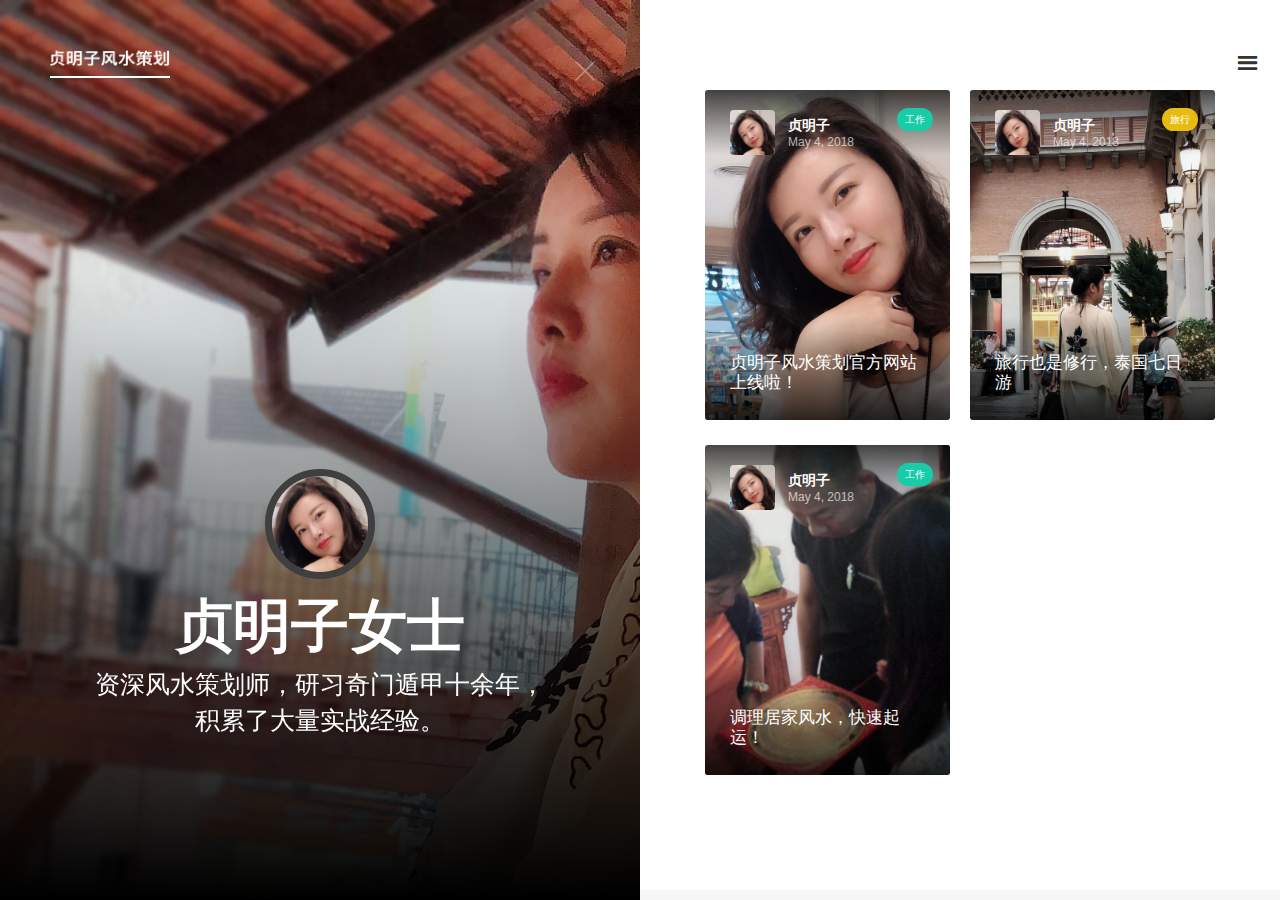
<file: index.html>
<!DOCTYPE html>
<!--  This site was created in Webflow. http://www.webflow.com  -->
<!--  Last Published: Fri May 04 2018 03:36:57 GMT+0000 (UTC)  -->
<html data-wf-page="5ae31f720d7480bd77140855" data-wf-site="5ae31f720d74804183140854">

<head>
  <meta charset="utf-8">
  <title>贞明子风水策划</title>
  <meta content="width=device-width, initial-scale=1" name="viewport">
  <meta content="Webflow" name="generator">
  <link href="css/normalize.css" rel="stylesheet" type="text/css">
  <link href="css/webflow.css" rel="stylesheet" type="text/css">
  <link href="css/practice-side-bar-layout.webflow.css" rel="stylesheet" type="text/css">
  <!-- [if lt IE 9]><script src="https://cdnjs.cloudflare.com/ajax/libs/html5shiv/3.7.3/html5shiv.min.js" type="text/javascript"></script><![endif] -->
  <script type="text/javascript">
  ! function(o, c) { var n = c.documentElement,
      t = " w-mod-";
    n.className += t + "js", ("ontouchstart" in o || o.DocumentTouch && c instanceof DocumentTouch) && (n.className += t + "touch") }(window, document);
  </script>
  <link href="https://daks2k3a4ib2z.cloudfront.net/img/favicon.ico" rel="shortcut icon" type="image/x-icon">
  <link href="https://daks2k3a4ib2z.cloudfront.net/img/webclip.png" rel="apple-touch-icon">
</head>

<body>
  <div data-collapse="all" data-animation="over-right" data-duration="400" data-doc-height="1" class="navbar w-nav"><a href="#" class="logo w-nav-brand" data-ix="grow-underline"><img src="images/logo_white.png" srcset="images/logo_white-p-500.png 500w, images/logo_white-p-800.png 800w, images/logo_white-p-1080.png 1080w, images/logo_white.png 1184w" sizes="(max-width: 479px) 100px, 120px" class="logo-img"><div class="logo-underline" data-ix="grow-underline"></div></a>
    <nav role="navigation" class="nav-menu w-nav-menu">
      <div class="nav-about-me">
        <div class="nav-about-me-head"><img src="images/logo.jpg" class="nav-hero-img"></div>
      </div>
      <div class="nav-about-me-content">
        <div class="nav-about-me-title">贞明子老师 </div><img src="images/loc.png" class="nav-location-icon">
        <div class="nav-location-title">中国, 北京市</div>
        <p class="nav-profile-p">资深风水策划师，研习奇门遁甲十余年，积累了大量实战经验。</p>
      </div><a href="#" class="nav-link w-nav-link">首页</a><a href="#" class="nav-link w-nav-link">关于我们</a><a href="#" class="nav-link w-nav-link">联系我们</a></nav>
    <div class="menu-button w-nav-button">
      <div class="icon w-icon-nav-menu"></div>
    </div>
  </div><a href="#" class="open-image-section-block w-inline-block" data-ix="hide-arrow-button"><img src="images/Arrow-right.png" class="icon-arrow-right"></a>
  <div class="left-section">
    <div class="close-button-wrapper">
      <a href="#" class="left-section-close-button w-inline-block" data-ix="close-left-section">
        <div class="close-block-title">开启浏览模式</div><img src="images/Icon-close-thin.png" class="left-section-close-icon"></a>
    </div>
    <div class="left-section-overlay">
      <div class="left-section-content-wrapper centered"><img src="images/logo.jpg" class="left-section-hero" data-ix="fade-in-on-load-0">
        <h1 class="left-section-tittle" data-ix="fade-in-on-load-1">贞明子女士</h1>
        <h2 class="left-section-tittle h2" data-ix="fade-in-on-load-2">资深风水策划师，研习奇门遁甲十余年，积累了大量实战经验。</h2><img src="images/qr_code.png" class="qr-code">
        <div class="social-wrapper" data-ix="fade-in-on-load-3"><a href="#" class="left-section-social-button facebook color-white" data-ix="show-qr-code">微信号</a><a href="tel:13821277822" class="left-section-social-button twitter color-white">电话号码</a></div>
      </div>
    </div>
  </div>
  <div class="right-section">
    <div class="right-section-wrapper">
      <div class="main-content-wrapper">
        <div class="w-row">
          <div class="blog-card-post w-col w-col-6">
            <a href="#" class="blog-post-image-link-block w-inline-block" style="background-image: url('images/1913052-1x1-large1.jpg');">
              <div class="blog-post-image-overlay">
                <div class="blog-card-title-wrapper">
                  <div class="blog-card-title">贞明子风水策划官方网站上线啦！</div>
                </div>
              </div>
              <div class="blog-post-author-wrapper w-clearfix"><img src="images/logo.jpg" class="blog-post-author-image">
                <div class="blog-post-author-title">贞明子</div>
                <div class="blog-post-date">May 4, 2018</div>
              </div>
            </a><a href="#" class="blog-tag-button bg-green">工作</a></div>
            <div class="blog-card-post w-col w-col-6">
            <a href="#" class="blog-post-image-link-block w-inline-block" style="background-image: url('images/1913052-1x1-large.jpg');">
              <div class="blog-post-image-overlay">
                <div class="blog-card-title-wrapper">
                  <div class="blog-card-title">旅行也是修行，泰国七日游</div>
                </div>
              </div>
              <div class="blog-post-author-wrapper w-clearfix"><img src="images/logo.jpg" class="blog-post-author-image">
                <div class="blog-post-author-title">贞明子</div>
                <div class="blog-post-date">May 4, 2018</div>
              </div>
            </a><a href="#" class="blog-tag-button bg-yellow">旅行</a></div>
            <div class="blog-card-post w-col w-col-6">
            <a href="#" class="blog-post-image-link-block w-inline-block" style="background-image: url('images/1913052-1x1-large2.jpg');">
              <div class="blog-post-image-overlay">
                <div class="blog-card-title-wrapper">
                  <div class="blog-card-title">调理居家风水，快速起运！</div>
                </div>
              </div>
              <div class="blog-post-author-wrapper w-clearfix"><img src="images/logo.jpg" class="blog-post-author-image">
                <div class="blog-post-author-title">贞明子</div>
                <div class="blog-post-date">May 4, 2018</div>
              </div>
            </a><a href="#" class="blog-tag-button bg-green">工作</a></div>
        </div>
        <!-- <div class="w-row">
          <div class="blog-card-post w-col w-col-6">
            <a href="#" class="blog-post-image-link-block w-inline-block">
              <div class="blog-post-image-overlay">
                <div class="blog-card-title-wrapper">
                  <div class="blog-card-title">This is some text inside of a div block.</div>
                </div>
              </div>
              <div class="blog-post-author-wrapper w-clearfix"><img src="images/favicon.png" class="blog-post-author-image">
                <div class="blog-post-author-title">Arctic Pearl</div>
                <div class="blog-post-date">Feb 16, 2018</div>
              </div>
            </a><a href="#" class="blog-tag-button bg-purple">Purple</a></div>
          <div class="blog-card-post w-col w-col-6">
            <a href="#" class="blog-post-image-link-block w-inline-block">
              <div class="blog-post-image-overlay">
                <div class="blog-card-title-wrapper">
                  <div class="blog-card-title">This is some text inside of a div block.</div>
                </div>
              </div>
              <div class="blog-post-author-wrapper w-clearfix"><img src="images/favicon.png" class="blog-post-author-image">
                <div class="blog-post-author-title">Arctic Pearl</div>
                <div class="blog-post-date">Feb 16, 2018</div>
              </div>
            </a><a href="#" class="blog-tag-button bg-yellow">Yellow</a></div>
        </div> -->
      </div>
    </div>
    <div class="footer-block">
      <div class="main-content-wrapper">
        <p class="footer-paragraph">© 2018, <strong>贞明子</strong>, 风水策划工作室.</p>
        <p class="footer-paragraph"> 版权所有.</p>
      </div>
    </div>
  </div>
  <script src="https://code.jquery.com/jquery-3.3.1.min.js" type="text/javascript" integrity="sha256-FgpCb/KJQlLNfOu91ta32o/NMZxltwRo8QtmkMRdAu8=" crossorigin="anonymous"></script>
  <script src="js/webflow.js" type="text/javascript"></script>
  <!-- [if lte IE 9]><script src="https://cdnjs.cloudflare.com/ajax/libs/placeholders/3.0.2/placeholders.min.js"></script><![endif] -->
</body>

</html>
</file>
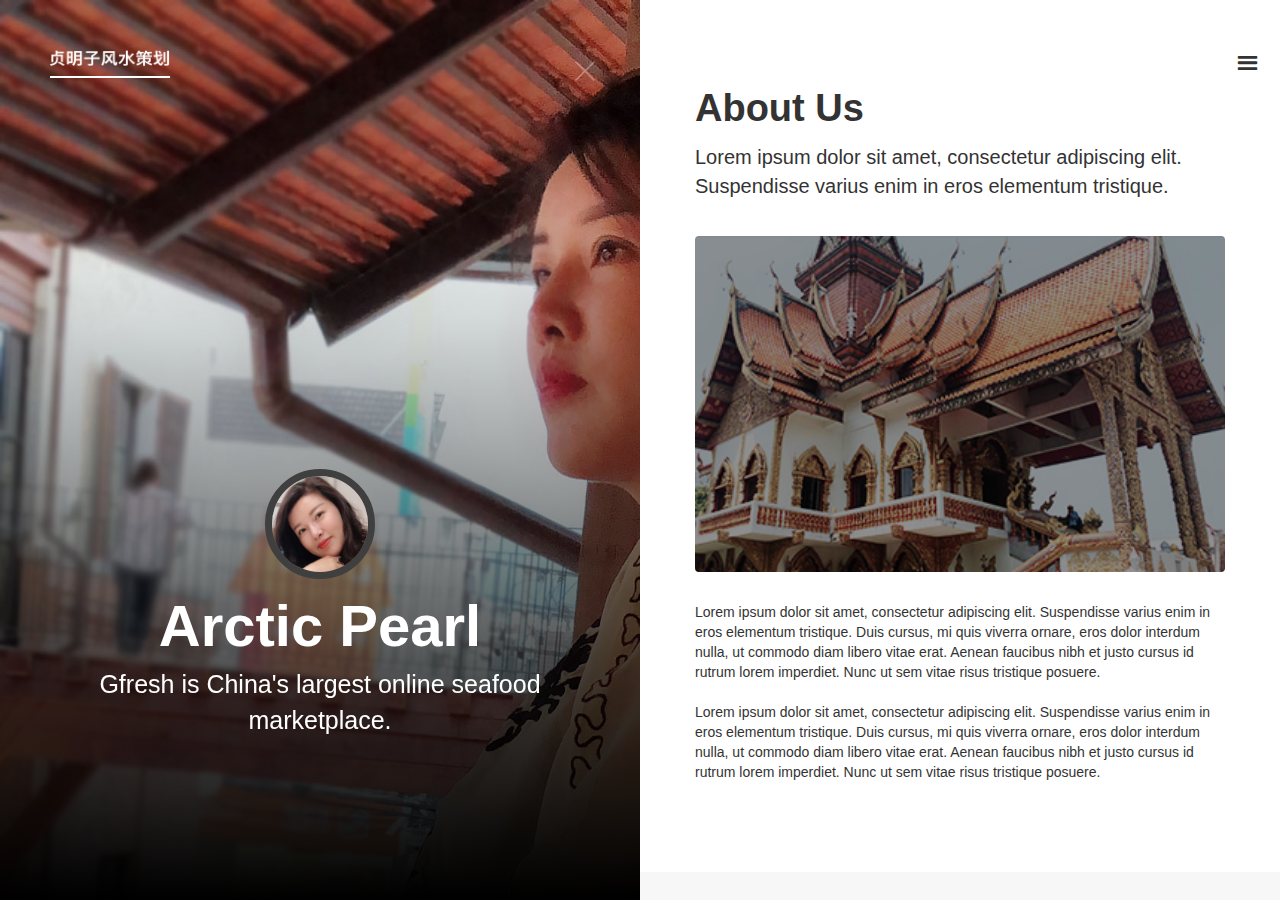
<file: about.html>
<!DOCTYPE html>
<!--  This site was created in Webflow. http://www.webflow.com  -->
<!--  Last Published: Fri May 04 2018 03:36:57 GMT+0000 (UTC)  -->
<html data-wf-page="5aeb2240c76515697b104e09" data-wf-site="5ae31f720d74804183140854">
<head>
  <meta charset="utf-8">
  <title>About</title>
  <meta content="About" property="og:title">
  <meta content="width=device-width, initial-scale=1" name="viewport">
  <meta content="Webflow" name="generator">
  <link href="css/normalize.css" rel="stylesheet" type="text/css">
  <link href="css/webflow.css" rel="stylesheet" type="text/css">
  <link href="css/practice-side-bar-layout.webflow.css" rel="stylesheet" type="text/css">
  <!-- [if lt IE 9]><script src="https://cdnjs.cloudflare.com/ajax/libs/html5shiv/3.7.3/html5shiv.min.js" type="text/javascript"></script><![endif] -->
  <script type="text/javascript">!function(o,c){var n=c.documentElement,t=" w-mod-";n.className+=t+"js",("ontouchstart"in o||o.DocumentTouch&&c instanceof DocumentTouch)&&(n.className+=t+"touch")}(window,document);</script>
  <link href="https://daks2k3a4ib2z.cloudfront.net/img/favicon.ico" rel="shortcut icon" type="image/x-icon">
  <link href="https://daks2k3a4ib2z.cloudfront.net/img/webclip.png" rel="apple-touch-icon">
</head>
<body>
  <div data-collapse="all" data-animation="over-right" data-duration="400" data-doc-height="1" class="navbar w-nav"><a href="#" class="logo w-nav-brand" data-ix="grow-underline"><img src="images/logo_white.png" srcset="images/logo_white-p-500.png 500w, images/logo_white-p-800.png 800w, images/logo_white-p-1080.png 1080w, images/logo_white.png 1184w" sizes="(max-width: 479px) 100px, 120px" class="logo-img"><div class="logo-underline" data-ix="grow-underline"></div></a>
    <nav role="navigation" class="nav-menu w-nav-menu">
      <div class="nav-about-me">
        <div class="nav-about-me-head"><img src="images/logo.jpg" class="nav-hero-img"></div>
      </div>
      <div class="nav-about-me-content">
        <div class="nav-about-me-title">Arctic Pearl </div><img src="images/loc.png" class="nav-location-icon">
        <div class="nav-location-title">Shanghai, China</div>
        <p class="nav-profile-p">Gfresh is China&#x27;s largest online seafood marketplace. </p>
      </div><a href="#" class="nav-link w-nav-link">Home</a><a href="#" class="nav-link w-nav-link">About</a><a href="#" class="nav-link w-nav-link">Contact</a></nav>
    <div class="menu-button w-nav-button">
      <div class="icon w-icon-nav-menu"></div>
    </div>
  </div><a href="#" class="open-image-section-block w-inline-block" data-ix="hide-arrow-button"><img src="images/Arrow-right.png" class="icon-arrow-right"></a>
  <div class="left-section">
    <div class="close-button-wrapper">
      <a href="#" class="left-section-close-button w-inline-block" data-ix="close-left-section">
        <div class="close-block-title">Reading Mode</div><img src="images/Icon-close-thin.png" class="left-section-close-icon"></a>
    </div>
    <div class="left-section-overlay">
      <div class="left-section-content-wrapper centered"><img src="images/logo.jpg" class="left-section-hero" data-ix="fade-in-on-load-0">
        <h1 class="left-section-tittle" data-ix="fade-in-on-load-1">Arctic Pearl</h1>
        <h2 class="left-section-tittle h2" data-ix="fade-in-on-load-2">Gfresh is China&#x27;s largest online seafood marketplace.</h2><img src="images/qr_code.png" class="qr-code">
        <div class="social-wrapper" data-ix="fade-in-on-load-3"><a href="#" class="left-section-social-button facebook color-white" data-ix="show-qr-code">Facebook</a><a href="#" class="left-section-social-button twitter color-white">Twitter</a></div>
      </div>
    </div>
  </div>
  <div class="right-section">
    <div class="right-section-wrapper">
      <div class="main-content-wrapper">
        <div class="page-title-wrapper">
          <h2 class="page-title">About Us</h2>
          <h2 class="page-title sub-tittle">Lorem ipsum dolor sit amet, consectetur adipiscing elit. Suspendisse varius enim in eros elementum tristique.</h2>
        </div>
        <div class="inner-image-wrapper-block"><img src="images/market.png" class="inner-image-block"></div>
        <p>Lorem ipsum dolor sit amet, consectetur adipiscing elit. Suspendisse varius enim in eros elementum tristique. Duis cursus, mi quis viverra ornare, eros dolor interdum nulla, ut commodo diam libero vitae erat. Aenean faucibus nibh et justo cursus id rutrum lorem imperdiet. Nunc ut sem vitae risus tristique posuere.<br><br>Lorem ipsum dolor sit amet, consectetur adipiscing elit. Suspendisse varius enim in eros elementum tristique. Duis cursus, mi quis viverra ornare, eros dolor interdum nulla, ut commodo diam libero vitae erat. Aenean faucibus nibh et justo cursus id rutrum lorem imperdiet. Nunc ut sem vitae risus tristique posuere.</p>
      </div>
    </div>
    <div class="footer-block">
      <div class="main-content-wrapper">
        <p class="footer-paragraph">© 2018, <strong>ABCDE</strong>, Inc.</p>
        <p class="footer-paragraph"> All Rights Reserved.</p>
      </div>
    </div>
  </div>
  <script src="https://code.jquery.com/jquery-3.3.1.min.js" type="text/javascript" integrity="sha256-FgpCb/KJQlLNfOu91ta32o/NMZxltwRo8QtmkMRdAu8=" crossorigin="anonymous"></script>
  <script src="js/webflow.js" type="text/javascript"></script>
  <!-- [if lte IE 9]><script src="https://cdnjs.cloudflare.com/ajax/libs/placeholders/3.0.2/placeholders.min.js"></script><![endif] -->
</body>
</html>
</file>
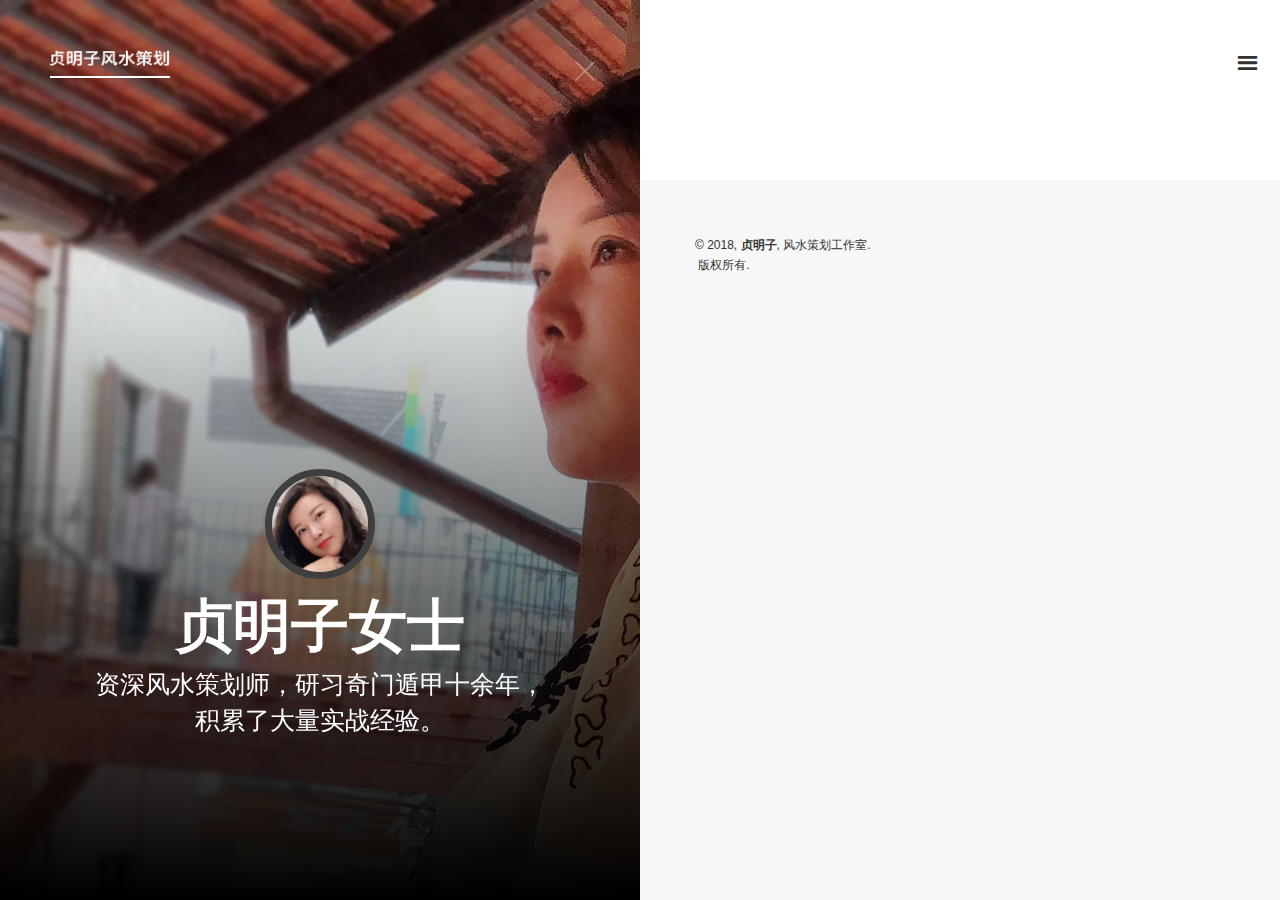
<file: detail.html>
<!DOCTYPE html>
<!--  This site was created in Webflow. http://www.webflow.com  -->
<!--  Last Published: Fri May 04 2018 03:36:57 GMT+0000 (UTC)  -->
<html data-wf-page="5ae31f720d7480bd77140855" data-wf-site="5ae31f720d74804183140854">

<head>
  <meta charset="utf-8">
  <title>贞明子风水策划</title>
  <meta content="width=device-width, initial-scale=1" name="viewport">
  <meta content="Webflow" name="generator">
  <link href="css/normalize.css" rel="stylesheet" type="text/css">
  <link href="css/webflow.css" rel="stylesheet" type="text/css">
  <link href="css/practice-side-bar-layout.webflow.css" rel="stylesheet" type="text/css">
  <!-- [if lt IE 9]><script src="https://cdnjs.cloudflare.com/ajax/libs/html5shiv/3.7.3/html5shiv.min.js" type="text/javascript"></script><![endif] -->
  <script type="text/javascript">
  ! function(o, c) { var n = c.documentElement,
      t = " w-mod-";
    n.className += t + "js", ("ontouchstart" in o || o.DocumentTouch && c instanceof DocumentTouch) && (n.className += t + "touch") }(window, document);
  </script>
  <link href="https://daks2k3a4ib2z.cloudfront.net/img/favicon.ico" rel="shortcut icon" type="image/x-icon">
  <link href="https://daks2k3a4ib2z.cloudfront.net/img/webclip.png" rel="apple-touch-icon">
</head>

<body>
  <div data-collapse="all" data-animation="over-right" data-duration="400" data-doc-height="1" class="navbar w-nav"><a href="#" class="logo w-nav-brand" data-ix="grow-underline"><img src="images/logo_white.png" srcset="images/logo_white-p-500.png 500w, images/logo_white-p-800.png 800w, images/logo_white-p-1080.png 1080w, images/logo_white.png 1184w" sizes="(max-width: 479px) 100px, 120px" class="logo-img"><div class="logo-underline" data-ix="grow-underline"></div></a>
    <nav role="navigation" class="nav-menu w-nav-menu">
      <div class="nav-about-me">
        <div class="nav-about-me-head"><img src="images/logo.jpg" class="nav-hero-img"></div>
      </div>
      <div class="nav-about-me-content">
        <div class="nav-about-me-title">贞明子老师 </div><img src="images/loc.png" class="nav-location-icon">
        <div class="nav-location-title">中国, 北京市</div>
        <p class="nav-profile-p">资深风水策划师，研习奇门遁甲十余年，积累了大量实战经验。</p>
      </div><a href="#" class="nav-link w-nav-link">首页</a><a href="#" class="nav-link w-nav-link">关于我们</a><a href="#" class="nav-link w-nav-link">联系我们</a></nav>
    <div class="menu-button w-nav-button">
      <div class="icon w-icon-nav-menu"></div>
    </div>
  </div><a href="#" class="open-image-section-block w-inline-block" data-ix="hide-arrow-button"><img src="images/Arrow-right.png" class="icon-arrow-right"></a>
  <div class="left-section">
    <div class="close-button-wrapper">
      <a href="#" class="left-section-close-button w-inline-block" data-ix="close-left-section">
        <div class="close-block-title">开启浏览模式</div><img src="images/Icon-close-thin.png" class="left-section-close-icon"></a>
    </div>
    <div class="left-section-overlay">
      <div class="left-section-content-wrapper centered"><img src="images/logo.jpg" class="left-section-hero" data-ix="fade-in-on-load-0">
        <h1 class="left-section-tittle" data-ix="fade-in-on-load-1">贞明子女士</h1>
        <h2 class="left-section-tittle h2" data-ix="fade-in-on-load-2">资深风水策划师，研习奇门遁甲十余年，积累了大量实战经验。</h2><img src="images/qr_code.png" class="qr-code">
        <div class="social-wrapper" data-ix="fade-in-on-load-3"><a href="#" class="left-section-social-button facebook color-white" data-ix="show-qr-code">微信号</a><a href="tel:13821277822" class="left-section-social-button twitter color-white">电话号码</a></div>
      </div>
    </div>
  </div>
  <div class="right-section">
    <div class="right-section-wrapper">
      <div class="main-content-wrapper">
        <div class="w-row" id="detail">
            <!-- <div class="inner-image-wrapper-block"><img src="images/market.png" class="inner-image-block"></div> -->
        </div>
      </div>
    </div>
    <div class="footer-block">
      <div class="main-content-wrapper">
        <p class="footer-paragraph">© 2018, <strong>贞明子</strong>, 风水策划工作室.</p>
        <p class="footer-paragraph"> 版权所有.</p>
      </div>
    </div>
  </div>
  <script src="https://code.jquery.com/jquery-3.3.1.min.js" type="text/javascript" integrity="sha256-FgpCb/KJQlLNfOu91ta32o/NMZxltwRo8QtmkMRdAu8=" crossorigin="anonymous"></script>
  <script src="js/webflow.js" type="text/javascript"></script>
  <script src="js/airtable.browser.js" type="text/javascript"></script>
  <script src="js/main.js" type="text/javascript"></script>
  <script src="js/detail.js" type="text/javascript"></script>
  <!-- [if lte IE 9]><script src="https://cdnjs.cloudflare.com/ajax/libs/placeholders/3.0.2/placeholders.min.js"></script><![endif] -->
</body>

</html>
</file>
<file: css/webflow.css>
@font-face {
  font-family: 'webflow-icons';
  src: url([data-uri]) format('truetype'), url([data-uri]) format('woff');
  font-weight: normal;
  font-style: normal;
}
[class^="w-icon-"],
[class*=" w-icon-"] {
  font-family: 'webflow-icons';
  speak: none;
  font-style: normal;
  font-weight: normal;
  font-variant: normal;
  text-transform: none;
  line-height: 1;
  -webkit-font-smoothing: antialiased;
  -moz-osx-font-smoothing: grayscale;
}
.w-icon-slider-right:before {
  content: "\e600";
}
.w-icon-slider-left:before {
  content: "\e601";
}
.w-icon-nav-menu:before {
  content: "\e602";
}
.w-icon-arrow-down:before,
.w-icon-dropdown-toggle:before {
  content: "\e603";
}
* {
  -webkit-box-sizing: border-box;
  -moz-box-sizing: border-box;
  box-sizing: border-box;
}
html {
  height: 100%;
}
body {
  margin: 0;
  min-height: 100%;
  background-color: #fff;
  font-family: Arial, sans-serif;
  font-size: 14px;
  line-height: 20px;
  color: #333;
}
img {
  max-width: 100%;
  vertical-align: middle;
  display: inline-block;
}
html.w-mod-touch * {
  background-attachment: scroll !important;
}
.w-block {
  display: block;
}
.w-inline-block {
  max-width: 100%;
  display: inline-block;
}
.w-clearfix:before,
.w-clearfix:after {
  content: " ";
  display: table;
}
.w-clearfix:after {
  clear: both;
}
.w-hidden {
  display: none;
}
.w-button {
  display: inline-block;
  padding: 9px 15px;
  background-color: #3898EC;
  color: white;
  border: 0;
  line-height: inherit;
  text-decoration: none;
  cursor: pointer;
  border-radius: 0;
}
input.w-button {
  -webkit-appearance: button;
}
html[data-w-dynpage] [data-w-cloak] {
  color: transparent !important;
}
.w-webflow-badge,
.w-webflow-badge * {
  position: static;
  left: auto;
  top: auto;
  right: auto;
  bottom: auto;
  z-index: auto;
  display: block;
  visibility: visible;
  overflow: visible;
  overflow-x: visible;
  overflow-y: visible;
  box-sizing: border-box;
  width: auto;
  height: auto;
  max-height: none;
  max-width: none;
  min-height: 0;
  min-width: 0;
  margin: 0;
  padding: 0;
  float: none;
  clear: none;
  border: 0 none transparent;
  border-radius: 0;
  background: none;
  background-image: none;
  background-position: 0% 0%;
  background-size: auto auto;
  background-repeat: repeat;
  background-origin: padding-box;
  background-clip: border-box;
  background-attachment: scroll;
  background-color: transparent;
  box-shadow: none;
  opacity: 1.0;
  transform: none;
  transition: none;
  direction: ltr;
  font-family: inherit;
  font-weight: inherit;
  color: inherit;
  font-size: inherit;
  line-height: inherit;
  font-style: inherit;
  font-variant: inherit;
  text-align: inherit;
  letter-spacing: inherit;
  text-decoration: inherit;
  text-indent: 0;
  text-transform: inherit;
  list-style-type: disc;
  text-shadow: none;
  font-smoothing: auto;
  vertical-align: baseline;
  cursor: inherit;
  white-space: inherit;
  word-break: normal;
  word-spacing: normal;
  word-wrap: normal;
}
.w-webflow-badge {
  position: fixed !important;
  display: inline-block !important;
  visibility: visible !important;
  opacity: 1 !important;
  z-index: 2147483647 !important;
  top: auto !important;
  right: 12px !important;
  bottom: 12px !important;
  left: auto !important;
  color: #AAADB0 !important;
  background-color: #fff !important;
  border-radius: 3px !important;
  padding: 6px 8px 6px 6px !important;
  font-size: 12px !important;
  opacity: 1.0 !important;
  line-height: 14px !important;
  text-decoration: none !important;
  transform: none !important;
  margin: 0 !important;
  width: auto !important;
  height: auto !important;
  overflow: visible !important;
  white-space: nowrap;
  box-shadow: 0 0 0 1px rgba(0, 0, 0, 0.1), 0px 1px 3px rgba(0, 0, 0, 0.1);
}
.w-webflow-badge > img {
  display: inline-block !important;
  visibility: visible !important;
  opacity: 1 !important;
  vertical-align: middle !important;
}
h1,
h2,
h3,
h4,
h5,
h6 {
  font-weight: bold;
  margin-bottom: 10px;
}
h1 {
  font-size: 38px;
  line-height: 44px;
  margin-top: 20px;
}
h2 {
  font-size: 32px;
  line-height: 36px;
  margin-top: 20px;
}
h3 {
  font-size: 24px;
  line-height: 30px;
  margin-top: 20px;
}
h4 {
  font-size: 18px;
  line-height: 24px;
  margin-top: 10px;
}
h5 {
  font-size: 14px;
  line-height: 20px;
  margin-top: 10px;
}
h6 {
  font-size: 12px;
  line-height: 18px;
  margin-top: 10px;
}
p {
  margin-top: 0;
  margin-bottom: 10px;
}
blockquote {
  margin: 0 0 10px 0;
  padding: 10px 20px;
  border-left: 5px solid #E2E2E2;
  font-size: 18px;
  line-height: 22px;
}
figure {
  margin: 0;
  margin-bottom: 10px;
}
figcaption {
  margin-top: 5px;
  text-align: center;
}
ul,
ol {
  margin-top: 0px;
  margin-bottom: 10px;
  padding-left: 40px;
}
.w-list-unstyled {
  padding-left: 0;
  list-style: none;
}
.w-embed:before,
.w-embed:after {
  content: " ";
  display: table;
}
.w-embed:after {
  clear: both;
}
.w-video {
  width: 100%;
  position: relative;
  padding: 0;
}
.w-video iframe,
.w-video object,
.w-video embed {
  position: absolute;
  top: 0;
  left: 0;
  width: 100%;
  height: 100%;
}
fieldset {
  padding: 0;
  margin: 0;
  border: 0;
}
button,
html input[type="button"],
input[type="reset"] {
  border: 0;
  cursor: pointer;
  -webkit-appearance: button;
}
.w-form {
  margin: 0 0 15px;
}
.w-form-done {
  display: none;
  padding: 20px;
  text-align: center;
  background-color: #dddddd;
}
.w-form-fail {
  display: none;
  margin-top: 10px;
  padding: 10px;
  background-color: #ffdede;
}
label {
  display: block;
  margin-bottom: 5px;
  font-weight: bold;
}
.w-input,
.w-select {
  display: block;
  width: 100%;
  height: 38px;
  padding: 8px 12px;
  margin-bottom: 10px;
  font-size: 14px;
  line-height: 1.428571429;
  color: #333333;
  vertical-align: middle;
  background-color: #ffffff;
  border: 1px solid #cccccc;
}
.w-input:-moz-placeholder,
.w-select:-moz-placeholder {
  color: #999;
}
.w-input::-moz-placeholder,
.w-select::-moz-placeholder {
  color: #999;
  opacity: 1;
}
.w-input:-ms-input-placeholder,
.w-select:-ms-input-placeholder {
  color: #999;
}
.w-input::-webkit-input-placeholder,
.w-select::-webkit-input-placeholder {
  color: #999;
}
.w-input:focus,
.w-select:focus {
  border-color: #3898EC;
  outline: 0;
}
.w-input[disabled],
.w-select[disabled],
.w-input[readonly],
.w-select[readonly],
fieldset[disabled] .w-input,
fieldset[disabled] .w-select {
  cursor: not-allowed;
  background-color: #eeeeee;
}
textarea.w-input,
textarea.w-select {
  height: auto;
}
.w-select {
  background-image: -webkit-linear-gradient(white 0%, #f3f3f3 100%);
  background-image: linear-gradient(white 0%, #f3f3f3 100%);
}
.w-select[multiple] {
  height: auto;
}
.w-form-label {
  display: inline-block;
  cursor: pointer;
  font-weight: normal;
  margin-bottom: 0px;
}
.w-checkbox,
.w-radio {
  display: block;
  margin-bottom: 5px;
  padding-left: 20px;
}
.w-checkbox:before,
.w-radio:before,
.w-checkbox:after,
.w-radio:after {
  content: " ";
  display: table;
}
.w-checkbox:after,
.w-radio:after {
  clear: both;
}
.w-checkbox-input,
.w-radio-input {
  margin: 4px 0 0;
  margin-top: 1px \9;
  line-height: normal;
  float: left;
  margin-left: -20px;
}
.w-radio-input {
  margin-top: 3px;
}
.w-container {
  margin-left: auto;
  margin-right: auto;
  max-width: 940px;
}
.w-container:before,
.w-container:after {
  content: " ";
  display: table;
}
.w-container:after {
  clear: both;
}
.w-container .w-row {
  margin-left: -10px;
  margin-right: -10px;
}
.w-row:before,
.w-row:after {
  content: " ";
  display: table;
}
.w-row:after {
  clear: both;
}
.w-row .w-row {
  margin-left: 0;
  margin-right: 0;
}
.w-col {
  position: relative;
  float: left;
  width: 100%;
  min-height: 1px;
  padding-left: 10px;
  padding-right: 10px;
}
.w-col .w-col {
  padding-left: 0;
  padding-right: 0;
}
.w-col-1 {
  width: 8.33333333%;
}
.w-col-2 {
  width: 16.66666667%;
}
.w-col-3 {
  width: 25%;
}
.w-col-4 {
  width: 33.33333333%;
}
.w-col-5 {
  width: 41.66666667%;
}
.w-col-6 {
  width: 50%;
}
.w-col-7 {
  width: 58.33333333%;
}
.w-col-8 {
  width: 66.66666667%;
}
.w-col-9 {
  width: 75%;
}
.w-col-10 {
  width: 83.33333333%;
}
.w-col-11 {
  width: 91.66666667%;
}
.w-col-12 {
  width: 100%;
}
.w-hidden-main {
  display: none !important;
}
@media screen and (max-width: 991px) {
  .w-container {
    max-width: 728px;
  }
  .w-hidden-main {
    display: inherit !important;
  }
  .w-hidden-medium {
    display: none !important;
  }
  .w-col-medium-1 {
    width: 8.33333333%;
  }
  .w-col-medium-2 {
    width: 16.66666667%;
  }
  .w-col-medium-3 {
    width: 25%;
  }
  .w-col-medium-4 {
    width: 33.33333333%;
  }
  .w-col-medium-5 {
    width: 41.66666667%;
  }
  .w-col-medium-6 {
    width: 50%;
  }
  .w-col-medium-7 {
    width: 58.33333333%;
  }
  .w-col-medium-8 {
    width: 66.66666667%;
  }
  .w-col-medium-9 {
    width: 75%;
  }
  .w-col-medium-10 {
    width: 83.33333333%;
  }
  .w-col-medium-11 {
    width: 91.66666667%;
  }
  .w-col-medium-12 {
    width: 100%;
  }
  .w-col-stack {
    width: 100%;
    left: auto;
    right: auto;
  }
}
@media screen and (max-width: 767px) {
  .w-hidden-main {
    display: inherit !important;
  }
  .w-hidden-medium {
    display: inherit !important;
  }
  .w-hidden-small {
    display: none !important;
  }
  .w-row,
  .w-container .w-row {
    margin-left: 0;
    margin-right: 0;
  }
  .w-col {
    width: 100%;
    left: auto;
    right: auto;
  }
  .w-col-small-1 {
    width: 8.33333333%;
  }
  .w-col-small-2 {
    width: 16.66666667%;
  }
  .w-col-small-3 {
    width: 25%;
  }
  .w-col-small-4 {
    width: 33.33333333%;
  }
  .w-col-small-5 {
    width: 41.66666667%;
  }
  .w-col-small-6 {
    width: 50%;
  }
  .w-col-small-7 {
    width: 58.33333333%;
  }
  .w-col-small-8 {
    width: 66.66666667%;
  }
  .w-col-small-9 {
    width: 75%;
  }
  .w-col-small-10 {
    width: 83.33333333%;
  }
  .w-col-small-11 {
    width: 91.66666667%;
  }
  .w-col-small-12 {
    width: 100%;
  }
}
@media screen and (max-width: 479px) {
  .w-container {
    max-width: none;
  }
  .w-hidden-main {
    display: inherit !important;
  }
  .w-hidden-medium {
    display: inherit !important;
  }
  .w-hidden-small {
    display: inherit !important;
  }
  .w-hidden-tiny {
    display: none !important;
  }
  .w-col {
    width: 100%;
  }
  .w-col-tiny-1 {
    width: 8.33333333%;
  }
  .w-col-tiny-2 {
    width: 16.66666667%;
  }
  .w-col-tiny-3 {
    width: 25%;
  }
  .w-col-tiny-4 {
    width: 33.33333333%;
  }
  .w-col-tiny-5 {
    width: 41.66666667%;
  }
  .w-col-tiny-6 {
    width: 50%;
  }
  .w-col-tiny-7 {
    width: 58.33333333%;
  }
  .w-col-tiny-8 {
    width: 66.66666667%;
  }
  .w-col-tiny-9 {
    width: 75%;
  }
  .w-col-tiny-10 {
    width: 83.33333333%;
  }
  .w-col-tiny-11 {
    width: 91.66666667%;
  }
  .w-col-tiny-12 {
    width: 100%;
  }
}
.w-widget {
  position: relative;
}
.w-widget-map {
  width: 100%;
  height: 400px;
}
.w-widget-map label {
  width: auto;
  display: inline;
}
.w-widget-map img {
  max-width: inherit;
}
.w-widget-map .gm-style-iw {
  width: 90% !important;
  height: auto !important;
  top: 7px !important;
  left: 6% !important;
  display: inline;
  text-align: center;
  overflow: hidden;
}
.w-widget-map .gm-style-iw + div {
  display: none;
}
.w-widget-twitter {
  overflow: hidden;
}
.w-widget-twitter-count-shim {
  display: inline-block;
  vertical-align: top;
  position: relative;
  width: 28px;
  height: 20px;
  text-align: center;
  background: white;
  border: #758696 solid 1px;
  border-radius: 3px;
}
.w-widget-twitter-count-shim * {
  pointer-events: none;
  -webkit-user-select: none;
  -moz-user-select: none;
  -ms-user-select: none;
  user-select: none;
}
.w-widget-twitter-count-shim .w-widget-twitter-count-inner {
  position: relative;
  font-size: 15px;
  line-height: 12px;
  text-align: center;
  color: #999;
  font-family: serif;
}
.w-widget-twitter-count-shim .w-widget-twitter-count-clear {
  position: relative;
  display: block;
}
.w-widget-twitter-count-shim.w--large {
  width: 36px;
  height: 28px;
  margin-left: 7px;
}
.w-widget-twitter-count-shim.w--large .w-widget-twitter-count-inner {
  font-size: 18px;
  line-height: 18px;
}
.w-widget-twitter-count-shim:not(.w--vertical) {
  margin-left: 5px;
  margin-right: 8px;
}
.w-widget-twitter-count-shim:not(.w--vertical).w--large {
  margin-left: 6px;
}
.w-widget-twitter-count-shim:not(.w--vertical):before,
.w-widget-twitter-count-shim:not(.w--vertical):after {
  top: 50%;
  left: 0;
  border: solid transparent;
  content: " ";
  height: 0;
  width: 0;
  position: absolute;
  pointer-events: none;
}
.w-widget-twitter-count-shim:not(.w--vertical):before {
  border-color: rgba(117, 134, 150, 0);
  border-right-color: #5d6c7b;
  border-width: 4px;
  margin-left: -9px;
  margin-top: -4px;
}
.w-widget-twitter-count-shim:not(.w--vertical).w--large:before {
  border-width: 5px;
  margin-left: -10px;
  margin-top: -5px;
}
.w-widget-twitter-count-shim:not(.w--vertical):after {
  border-color: rgba(255, 255, 255, 0);
  border-right-color: white;
  border-width: 4px;
  margin-left: -8px;
  margin-top: -4px;
}
.w-widget-twitter-count-shim:not(.w--vertical).w--large:after {
  border-width: 5px;
  margin-left: -9px;
  margin-top: -5px;
}
.w-widget-twitter-count-shim.w--vertical {
  width: 61px;
  height: 33px;
  margin-bottom: 8px;
}
.w-widget-twitter-count-shim.w--vertical:before,
.w-widget-twitter-count-shim.w--vertical:after {
  top: 100%;
  left: 50%;
  border: solid transparent;
  content: " ";
  height: 0;
  width: 0;
  position: absolute;
  pointer-events: none;
}
.w-widget-twitter-count-shim.w--vertical:before {
  border-color: rgba(117, 134, 150, 0);
  border-top-color: #5d6c7b;
  border-width: 5px;
  margin-left: -5px;
}
.w-widget-twitter-count-shim.w--vertical:after {
  border-color: rgba(255, 255, 255, 0);
  border-top-color: white;
  border-width: 4px;
  margin-left: -4px;
}
.w-widget-twitter-count-shim.w--vertical .w-widget-twitter-count-inner {
  font-size: 18px;
  line-height: 22px;
}
.w-widget-twitter-count-shim.w--vertical.w--large {
  width: 76px;
}
.w-widget-gplus {
  overflow: hidden;
}
.w-background-video {
  position: relative;
  overflow: hidden;
  height: 500px;
  color: white;
}
.w-background-video > video {
  background-size: cover;
  background-position: 50% 50%;
  position: absolute;
  right: -100%;
  bottom: -100%;
  top: -100%;
  left: -100%;
  margin: auto;
  min-width: 100%;
  min-height: 100%;
  z-index: -100;
}
.w-background-video > video::-webkit-media-controls-start-playback-button {
  display: none !important;
  -webkit-appearance: none;
}
.w-slider {
  position: relative;
  height: 300px;
  text-align: center;
  background: #dddddd;
  clear: both;
  -webkit-tap-highlight-color: rgba(0, 0, 0, 0);
  tap-highlight-color: rgba(0, 0, 0, 0);
}
.w-slider-mask {
  position: relative;
  display: block;
  overflow: hidden;
  z-index: 1;
  left: 0;
  right: 0;
  height: 100%;
  white-space: nowrap;
}
.w-slide {
  position: relative;
  display: inline-block;
  vertical-align: top;
  width: 100%;
  height: 100%;
  white-space: normal;
  text-align: left;
}
.w-slider-nav {
  position: absolute;
  z-index: 2;
  top: auto;
  right: 0;
  bottom: 0;
  left: 0;
  margin: auto;
  padding-top: 10px;
  height: 40px;
  text-align: center;
  -webkit-tap-highlight-color: rgba(0, 0, 0, 0);
  tap-highlight-color: rgba(0, 0, 0, 0);
}
.w-slider-nav.w-round > div {
  border-radius: 100%;
}
.w-slider-nav.w-num > div {
  width: auto;
  height: auto;
  padding: 0.2em 0.5em;
  font-size: inherit;
  line-height: inherit;
}
.w-slider-nav.w-shadow > div {
  box-shadow: 0 0 3px rgba(51, 51, 51, 0.4);
}
.w-slider-nav-invert {
  color: #fff;
}
.w-slider-nav-invert > div {
  background-color: rgba(34, 34, 34, 0.4);
}
.w-slider-nav-invert > div.w-active {
  background-color: #222;
}
.w-slider-dot {
  position: relative;
  display: inline-block;
  width: 1em;
  height: 1em;
  background-color: rgba(255, 255, 255, 0.4);
  cursor: pointer;
  margin: 0 3px 0.5em;
  transition: background-color 100ms, color 100ms;
}
.w-slider-dot.w-active {
  background-color: #fff;
}
.w-slider-arrow-left,
.w-slider-arrow-right {
  position: absolute;
  width: 80px;
  top: 0;
  right: 0;
  bottom: 0;
  left: 0;
  margin: auto;
  cursor: pointer;
  overflow: hidden;
  color: white;
  font-size: 40px;
  -webkit-tap-highlight-color: rgba(0, 0, 0, 0);
  tap-highlight-color: rgba(0, 0, 0, 0);
  -webkit-user-select: none;
  -moz-user-select: none;
  -ms-user-select: none;
  user-select: none;
}
.w-slider-arrow-left [class^="w-icon-"],
.w-slider-arrow-right [class^="w-icon-"],
.w-slider-arrow-left [class*=" w-icon-"],
.w-slider-arrow-right [class*=" w-icon-"] {
  position: absolute;
}
.w-slider-arrow-left {
  z-index: 3;
  right: auto;
}
.w-slider-arrow-right {
  z-index: 4;
  left: auto;
}
.w-icon-slider-left,
.w-icon-slider-right {
  top: 0;
  right: 0;
  bottom: 0;
  left: 0;
  margin: auto;
  width: 1em;
  height: 1em;
}
.w-dropdown {
  display: inline-block;
  position: relative;
  text-align: left;
  margin-left: auto;
  margin-right: auto;
  z-index: 900;
}
.w-dropdown-btn,
.w-dropdown-toggle,
.w-dropdown-link {
  position: relative;
  vertical-align: top;
  text-decoration: none;
  color: #222222;
  padding: 20px;
  text-align: left;
  margin-left: auto;
  margin-right: auto;
  white-space: nowrap;
}
.w-dropdown-toggle {
  -webkit-user-select: none;
  -moz-user-select: none;
  -ms-user-select: none;
  user-select: none;
  display: inline-block;
  cursor: pointer;
  padding-right: 40px;
}
.w-icon-dropdown-toggle {
  position: absolute;
  top: 0;
  right: 0;
  bottom: 0;
  margin: auto;
  margin-right: 20px;
  width: 1em;
  height: 1em;
}
.w-dropdown-list {
  position: absolute;
  background: #dddddd;
  display: none;
  min-width: 100%;
}
.w-dropdown-list.w--open {
  display: block;
}
.w-dropdown-link {
  padding: 10px 20px;
  display: block;
  color: #222222;
}
.w-dropdown-link.w--current {
  color: #0082f3;
}
.w-nav[data-collapse="all"] .w-dropdown,
.w-nav[data-collapse="all"] .w-dropdown-toggle {
  display: block;
}
.w-nav[data-collapse="all"] .w-dropdown-list {
  position: static;
}
@media screen and (max-width: 991px) {
  .w-nav[data-collapse="medium"] .w-dropdown,
  .w-nav[data-collapse="medium"] .w-dropdown-toggle {
    display: block;
  }
  .w-nav[data-collapse="medium"] .w-dropdown-list {
    position: static;
  }
}
@media screen and (max-width: 767px) {
  .w-nav[data-collapse="small"] .w-dropdown,
  .w-nav[data-collapse="small"] .w-dropdown-toggle {
    display: block;
  }
  .w-nav[data-collapse="small"] .w-dropdown-list {
    position: static;
  }
  .w-nav-brand {
    padding-left: 10px;
  }
}
@media screen and (max-width: 479px) {
  .w-nav[data-collapse="tiny"] .w-dropdown,
  .w-nav[data-collapse="tiny"] .w-dropdown-toggle {
    display: block;
  }
  .w-nav[data-collapse="tiny"] .w-dropdown-list {
    position: static;
  }
}
/**
 * ## Note
 * Safari (on both iOS and OS X) does not handle viewport units (vh, vw) well.
 * For example percentage units do not work on descendants of elements that
 * have any dimensions expressed in viewport units. It also doesn’t handle them at
 * all in `calc()`.
 */
/**
 * Wrapper around all lightbox elements
 *
 * 1. Since the lightbox can receive focus, IE also gives it an outline.
 * 2. Fixes flickering on Chrome when a transition is in progress
 *    underneath the lightbox.
 */
.w-lightbox-backdrop {
  color: #000;
  cursor: auto;
  font-family: serif;
  font-size: medium;
  font-style: normal;
  font-variant: normal;
  font-weight: normal;
  letter-spacing: normal;
  line-height: normal;
  list-style: disc;
  text-align: start;
  text-indent: 0;
  text-shadow: none;
  text-transform: none;
  visibility: visible;
  white-space: normal;
  word-break: normal;
  word-spacing: normal;
  word-wrap: normal;
  position: fixed;
  top: 0;
  right: 0;
  bottom: 0;
  left: 0;
  color: #fff;
  font-family: "Helvetica Neue", Helvetica, Ubuntu, "Segoe UI", Verdana, sans-serif;
  font-size: 17px;
  line-height: 1.2;
  font-weight: 300;
  text-align: center;
  background: rgba(0, 0, 0, 0.9);
  z-index: 2000;
  outline: 0;
  /* 1 */
  opacity: 0;
  -webkit-user-select: none;
  -moz-user-select: none;
  -ms-user-select: none;
  -webkit-tap-highlight-color: transparent;
  -webkit-transform: translate(0, 0);
  /* 2 */
}
/**
 * Neat trick to bind the rubberband effect to our canvas instead of the whole
 * document on iOS. It also prevents a bug that causes the document underneath to scroll.
 */
.w-lightbox-backdrop,
.w-lightbox-container {
  height: 100%;
  overflow: auto;
  -webkit-overflow-scrolling: touch;
}
.w-lightbox-content {
  position: relative;
  height: 100vh;
  overflow: hidden;
}
.w-lightbox-view {
  position: absolute;
  width: 100vw;
  height: 100vh;
  opacity: 0;
}
.w-lightbox-view:before {
  content: "";
  height: 100vh;
}
/* .w-lightbox-content */
.w-lightbox-group,
.w-lightbox-group .w-lightbox-view,
.w-lightbox-group .w-lightbox-view:before {
  height: 86vh;
}
.w-lightbox-frame,
.w-lightbox-view:before {
  display: inline-block;
  vertical-align: middle;
}
/*
 * 1. Remove default margin set by user-agent on the <figure> element.
 */
.w-lightbox-figure {
  position: relative;
  margin: 0;
  /* 1 */
}
.w-lightbox-group .w-lightbox-figure {
  cursor: pointer;
}
/**
 * IE adds image dimensions as width and height attributes on the IMG tag,
 * but we need both width and height to be set to auto to enable scaling.
 */
.w-lightbox-img {
  width: auto;
  height: auto;
  max-width: none;
}
/**
 * 1. Reset if style is set by user on "All Images"
 */
.w-lightbox-image {
  display: block;
  float: none;
  /* 1 */
  max-width: 100vw;
  max-height: 100vh;
}
.w-lightbox-group .w-lightbox-image {
  max-height: 86vh;
}
.w-lightbox-caption {
  position: absolute;
  right: 0;
  bottom: 0;
  left: 0;
  padding: .5em 1em;
  background: rgba(0, 0, 0, 0.4);
  text-align: left;
  text-overflow: ellipsis;
  white-space: nowrap;
  overflow: hidden;
}
.w-lightbox-embed {
  position: absolute;
  top: 0;
  right: 0;
  bottom: 0;
  left: 0;
  width: 100%;
  height: 100%;
}
.w-lightbox-control {
  position: absolute;
  top: 0;
  width: 4em;
  background-size: 24px;
  background-repeat: no-repeat;
  background-position: center;
  cursor: pointer;
  -webkit-transition: all .3s;
  transition: all .3s;
}
.w-lightbox-left {
  display: none;
  bottom: 0;
  left: 0;
  /* <svg xmlns="http://www.w3.org/2000/svg" viewBox="-20 0 24 40" width="24" height="40"><g transform="rotate(45)"><path d="m0 0h5v23h23v5h-28z" opacity=".4"/><path d="m1 1h3v23h23v3h-26z" fill="#fff"/></g></svg> */
  background-image: url("[data-uri]");
}
.w-lightbox-right {
  display: none;
  right: 0;
  bottom: 0;
  /* <svg xmlns="http://www.w3.org/2000/svg" viewBox="-4 0 24 40" width="24" height="40"><g transform="rotate(45)"><path d="m0-0h28v28h-5v-23h-23z" opacity=".4"/><path d="m1 1h26v26h-3v-23h-23z" fill="#fff"/></g></svg> */
  background-image: url("[data-uri]");
}
/*
 * Without specifying the with and height inside the SVG, all versions of IE render the icon too small.
 * The bug does not seem to manifest itself if the elements are tall enough such as the above arrows.
 * (http://stackoverflow.com/questions/16092114/background-size-differs-in-internet-explorer)
 */
.w-lightbox-close {
  right: 0;
  height: 2.6em;
  /* <svg xmlns="http://www.w3.org/2000/svg" viewBox="-4 0 18 17" width="18" height="17"><g transform="rotate(45)"><path d="m0 0h7v-7h5v7h7v5h-7v7h-5v-7h-7z" opacity=".4"/><path d="m1 1h7v-7h3v7h7v3h-7v7h-3v-7h-7z" fill="#fff"/></g></svg> */
  background-image: url("[data-uri]");
  background-size: 18px;
}
/**
 * 1. All IE versions add extra space at the bottom without this.
 */
.w-lightbox-strip {
  position: absolute;
  bottom: 0;
  left: 0;
  right: 0;
  padding: 0 1vh;
  line-height: 0;
  /* 1 */
  white-space: nowrap;
  overflow-x: auto;
  overflow-y: hidden;
}
/*
 * 1. We use content-box to avoid having to do `width: calc(10vh + 2vw)`
 *    which doesn’t work in Safari anyway.
 * 2. Chrome renders images pixelated when switching to GPU. Making sure
 *    the parent is also rendered on the GPU (by setting translate3d for
 *    example) fixes this behavior.
 */
.w-lightbox-item {
  display: inline-block;
  width: 10vh;
  padding: 2vh 1vh;
  box-sizing: content-box;
  /* 1 */
  cursor: pointer;
  -webkit-transform: translate3d(0, 0, 0);
  /* 2 */
}
.w-lightbox-active {
  opacity: .3;
}
.w-lightbox-thumbnail {
  position: relative;
  height: 10vh;
  background: #222;
  overflow: hidden;
}
.w-lightbox-thumbnail-image {
  position: absolute;
  top: 0;
  left: 0;
}
.w-lightbox-thumbnail .w-lightbox-tall {
  top: 50%;
  width: 100%;
  -webkit-transform: translate(0, -50%);
  -ms-transform: translate(0, -50%);
  transform: translate(0, -50%);
}
.w-lightbox-thumbnail .w-lightbox-wide {
  left: 50%;
  height: 100%;
  -webkit-transform: translate(-50%, 0);
  -ms-transform: translate(-50%, 0);
  transform: translate(-50%, 0);
}
/*
 * Spinner
 *
 * Absolute pixel values are used to avoid rounding errors that would cause
 * the white spinning element to be misaligned with the track.
 */
.w-lightbox-spinner {
  position: absolute;
  top: 50%;
  left: 50%;
  box-sizing: border-box;
  width: 40px;
  height: 40px;
  margin-top: -20px;
  margin-left: -20px;
  border: 5px solid rgba(0, 0, 0, 0.4);
  border-radius: 50%;
  -webkit-animation: spin .8s infinite linear;
  animation: spin .8s infinite linear;
}
.w-lightbox-spinner:after {
  content: "";
  position: absolute;
  top: -4px;
  right: -4px;
  bottom: -4px;
  left: -4px;
  border: 3px solid transparent;
  border-bottom-color: #fff;
  border-radius: 50%;
}
/*
 * Utility classes
 */
.w-lightbox-hide {
  display: none;
}
.w-lightbox-noscroll {
  overflow: hidden;
}
@media (min-width: 768px) {
  .w-lightbox-content {
    height: 96vh;
    margin-top: 2vh;
  }
  .w-lightbox-view,
  .w-lightbox-view:before {
    height: 96vh;
  }
  /* .w-lightbox-content */
  .w-lightbox-group,
  .w-lightbox-group .w-lightbox-view,
  .w-lightbox-group .w-lightbox-view:before {
    height: 84vh;
  }
  .w-lightbox-image {
    max-width: 96vw;
    max-height: 96vh;
  }
  .w-lightbox-group .w-lightbox-image {
    max-width: 82.3vw;
    max-height: 84vh;
  }
  .w-lightbox-left,
  .w-lightbox-right {
    display: block;
    opacity: .5;
  }
  .w-lightbox-close {
    opacity: .8;
  }
  .w-lightbox-control:hover {
    opacity: 1;
  }
}
.w-lightbox-inactive,
.w-lightbox-inactive:hover {
  opacity: 0;
}
.w-richtext:before,
.w-richtext:after {
  content: " ";
  display: table;
}
.w-richtext:after {
  clear: both;
}
.w-richtext[contenteditable="true"]:before,
.w-richtext[contenteditable="true"]:after {
  white-space: initial;
}
.w-richtext ol,
.w-richtext ul {
  overflow: hidden;
}
.w-richtext .w-richtext-figure-selected.w-richtext-figure-type-video div:before,
.w-richtext .w-richtext-figure-selected[data-rt-type="video"] div:before {
  outline: 2px solid #2895f7;
}
.w-richtext .w-richtext-figure-selected.w-richtext-figure-type-image div,
.w-richtext .w-richtext-figure-selected[data-rt-type="image"] div {
  outline: 2px solid #2895f7;
}
.w-richtext figure.w-richtext-figure-type-video > div:before,
.w-richtext figure[data-rt-type="video"] > div:before {
  content: '';
  position: absolute;
  display: none;
  left: 0;
  top: 0;
  right: 0;
  bottom: 0;
  z-index: 1;
}
.w-richtext figure {
  position: relative;
  max-width: 60%;
}
.w-richtext figure > div:before {
  cursor: default!important;
}
.w-richtext figure img {
  width: 100%;
}
.w-richtext figure figcaption.w-richtext-figcaption-placeholder {
  opacity: 0.6;
}
.w-richtext figure div {
  /* fix incorrectly sized selection border in the data manager */
  font-size: 0px;
  color: transparent;
}
.w-richtext figure.w-richtext-figure-type-image,
.w-richtext figure[data-rt-type="image"] {
  display: table;
}
.w-richtext figure.w-richtext-figure-type-image > div,
.w-richtext figure[data-rt-type="image"] > div {
  display: inline-block;
}
.w-richtext figure.w-richtext-figure-type-image > figcaption,
.w-richtext figure[data-rt-type="image"] > figcaption {
  display: table-caption;
  caption-side: bottom;
}
.w-richtext figure.w-richtext-figure-type-video,
.w-richtext figure[data-rt-type="video"] {
  width: 60%;
  height: 0;
}
.w-richtext figure.w-richtext-figure-type-video iframe,
.w-richtext figure[data-rt-type="video"] iframe {
  position: absolute;
  top: 0;
  left: 0;
  width: 100%;
  height: 100%;
}
.w-richtext figure.w-richtext-figure-type-video > div,
.w-richtext figure[data-rt-type="video"] > div {
  width: 100%;
}
.w-richtext figure.w-richtext-align-center {
  margin-right: auto;
  margin-left: auto;
  clear: both;
}
.w-richtext figure.w-richtext-align-center.w-richtext-figure-type-image > div,
.w-richtext figure.w-richtext-align-center[data-rt-type="image"] > div {
  max-width: 100%;
}
.w-richtext figure.w-richtext-align-normal {
  clear: both;
}
.w-richtext figure.w-richtext-align-fullwidth {
  width: 100%;
  max-width: 100%;
  text-align: center;
  clear: both;
  display: block;
  margin-right: auto;
  margin-left: auto;
}
.w-richtext figure.w-richtext-align-fullwidth > div {
  display: inline-block;
  /* padding-bottom is used for aspect ratios in video figures
      we want the div to inherit that so hover/selection borders in the designer-canvas
      fit right*/
  padding-bottom: inherit;
}
.w-richtext figure.w-richtext-align-fullwidth > figcaption {
  display: block;
}
.w-richtext figure.w-richtext-align-floatleft {
  float: left;
  margin-right: 15px;
  clear: none;
}
.w-richtext figure.w-richtext-align-floatright {
  float: right;
  margin-left: 15px;
  clear: none;
}
.w-nav {
  position: relative;
  background: #dddddd;
  z-index: 1000;
}
.w-nav:before,
.w-nav:after {
  content: " ";
  display: table;
}
.w-nav:after {
  clear: both;
}
.w-nav-brand {
  position: relative;
  float: left;
  text-decoration: none;
  color: #333333;
}
.w-nav-link {
  position: relative;
  display: inline-block;
  vertical-align: top;
  text-decoration: none;
  color: #222222;
  padding: 20px;
  text-align: left;
  margin-left: auto;
  margin-right: auto;
}
.w-nav-link.w--current {
  color: #0082f3;
}
.w-nav-menu {
  position: relative;
  float: right;
}
.w--nav-menu-open {
  display: block !important;
  position: absolute;
  top: 100%;
  left: 0;
  right: 0;
  background: #C8C8C8;
  text-align: center;
  overflow: visible;
  min-width: 200px;
}
.w--nav-link-open {
  display: block;
  position: relative;
}
.w-nav-overlay {
  position: absolute;
  overflow: hidden;
  display: none;
  top: 100%;
  left: 0;
  right: 0;
  width: 100%;
}
.w-nav-overlay .w--nav-menu-open {
  top: 0;
}
.w-nav[data-animation="over-left"] .w-nav-overlay {
  width: auto;
}
.w-nav[data-animation="over-left"] .w-nav-overlay,
.w-nav[data-animation="over-left"] .w--nav-menu-open {
  right: auto;
  z-index: 1;
  top: 0;
}
.w-nav[data-animation="over-right"] .w-nav-overlay {
  width: auto;
}
.w-nav[data-animation="over-right"] .w-nav-overlay,
.w-nav[data-animation="over-right"] .w--nav-menu-open {
  left: auto;
  z-index: 1;
  top: 0;
}
.w-nav-button {
  position: relative;
  float: right;
  padding: 18px;
  font-size: 24px;
  display: none;
  cursor: pointer;
  -webkit-tap-highlight-color: rgba(0, 0, 0, 0);
  tap-highlight-color: rgba(0, 0, 0, 0);
  -webkit-user-select: none;
  -moz-user-select: none;
  -ms-user-select: none;
  user-select: none;
}
.w-nav-button.w--open {
  background-color: #C8C8C8;
  color: white;
}
.w-nav[data-collapse="all"] .w-nav-menu {
  display: none;
}
.w-nav[data-collapse="all"] .w-nav-button {
  display: block;
}
@media screen and (max-width: 991px) {
  .w-nav[data-collapse="medium"] .w-nav-menu {
    display: none;
  }
  .w-nav[data-collapse="medium"] .w-nav-button {
    display: block;
  }
}
@media screen and (max-width: 767px) {
  .w-nav[data-collapse="small"] .w-nav-menu {
    display: none;
  }
  .w-nav[data-collapse="small"] .w-nav-button {
    display: block;
  }
  .w-nav-brand {
    padding-left: 10px;
  }
}
@media screen and (max-width: 479px) {
  .w-nav[data-collapse="tiny"] .w-nav-menu {
    display: none;
  }
  .w-nav[data-collapse="tiny"] .w-nav-button {
    display: block;
  }
}
.w-tabs {
  position: relative;
}
.w-tabs:before,
.w-tabs:after {
  content: " ";
  display: table;
}
.w-tabs:after {
  clear: both;
}
.w-tab-menu {
  position: relative;
}
.w-tab-link {
  position: relative;
  display: inline-block;
  vertical-align: top;
  text-decoration: none;
  padding: 9px 30px;
  text-align: left;
  cursor: pointer;
  color: #222222;
  background-color: #dddddd;
}
.w-tab-link.w--current {
  background-color: #C8C8C8;
}
.w-tab-content {
  position: relative;
  display: block;
  overflow: hidden;
}
.w-tab-pane {
  position: relative;
  display: none;
}
.w--tab-active {
  display: block;
}
@media screen and (max-width: 479px) {
  .w-tab-link {
    display: block;
  }
}
.w-ix-emptyfix:after {
  content: "";
}
@keyframes spin {
  0% {
    transform: rotate(0deg);
  }
  100% {
    transform: rotate(360deg);
  }
}
.w-dyn-empty {
  padding: 10px;
  background-color: #dddddd;
}
.w-dyn-bind-empty {
  display: none !important;
}
.w-condition-invisible {
  display: none !important;
}
</file>
<file: css/practice-side-bar-layout.webflow.css>
body {
  height: 100%;
  background-color: #f7f7f7;
  font-family: Arial, 'Helvetica Neue', Helvetica, sans-serif;
  color: #333;
  font-size: 14px;
  line-height: 20px;
}

h1 {
  margin-top: 0px;
  margin-bottom: 18px;
  font-size: 58px;
  line-height: 44px;
  font-weight: 700;
}

h2 {
  margin-top: 0px;
  margin-bottom: 30px;
  font-size: 25px;
  line-height: 36px;
  font-weight: 400;
}

p {
  margin-bottom: 0px;
}

a {
  display: inline-block;
  -webkit-transition: color 200ms ease;
  -o-transition: color 200ms ease;
  transition: color 200ms ease;
  text-decoration: underline;
}

img {
  display: inline-block;
  max-width: 100%;
}

.navbar {
  position: absolute;
  left: 0px;
  top: 0px;
  right: 0px;
  background-color: transparent;
}

.logo {
  display: block;
  width: 120px;
  margin-top: 50px;
  margin-left: 50px;
  float: left;
}

.menu-button {
  display: block;
  width: 65px;
  height: 65px;
  margin-top: 30px;
  padding-right: 0px;
  padding-left: 0px;
  background-color: transparent;
  background-image: -o-linear-gradient(top, transparent, transparent);
  background-image: -webkit-gradient(linear, left top, left bottom, from(transparent), to(transparent));
  background-image: linear-gradient(180deg, transparent, transparent);
  -webkit-transition: background-color 200ms ease, width 200ms ease;
  -o-transition: background-color 200ms ease, width 200ms ease;
  transition: background-color 200ms ease, width 200ms ease;
  font-size: 31px;
}

.menu-button:hover {
  width: 75px;
  background-color: #f3f3f3;
  background-image: none;
}

.nav-menu {
  display: none;
  width: 320px;
  margin-left: 55px;
  padding-left: 0px;
  background-color: #fff;
  -webkit-box-shadow: 0 0 50px 0 rgba(0, 0, 0, .2);
          box-shadow: 0 0 50px 0 rgba(0, 0, 0, .2);
}

.icon {
  width: 100%;
  text-align: center;
}

.body {
  background-color: #7e7e7e;
}

.logo-underline {
  width: 100%;
  height: 2px;
  background-color: #fff;
}

.logo-img {
  display: inline-block;
  margin-bottom: 10px;
}

.nav-about-me-head {
  width: 100%;
  height: 120px;
  background-image: url('../images/market.png');
  background-position: 50% 50%;
  background-size: cover;
}

.nav-hero-img {
  position: relative;
  bottom: -51px;
  width: 120px;
  height: 120px;
  margin-right: auto;
  margin-left: auto;
  border-radius: 100%;
}

.nav-about-me-content {
  padding: 75px 35px 25px;
}

.nav-about-me-title {
  margin-bottom: 7px;
  font-family: Arial, 'Helvetica Neue', Helvetica, sans-serif;
  font-size: 23px;
  font-weight: 700;
}

.nav-location-icon {
  height: 15px;
  margin-top: -1px;
  margin-right: 3px;
  opacity: 0.3;
}

.nav-location-title {
  display: inline-block;
  margin-bottom: 14px;
  color: #bbb;
  font-size: 12px;
}

.nav-link {
  border-bottom: 1px solid #f7f7f7;
  border-left: 8px solid #fff;
  background-color: transparent;
  -webkit-transition: color 200ms ease, background-color 200ms ease, border 200ms ease;
  -o-transition: color 200ms ease, background-color 200ms ease, border 200ms ease;
  transition: color 200ms ease, background-color 200ms ease, border 200ms ease;
  line-height: 10px;
  text-align: center;
}

.nav-link:hover {
  border-left: 8px solid #000;
  background-color: #f8f8f8;
}

.left-section {
  position: relative;
  overflow: hidden;
  width: 50%;
  height: 100%;
  float: left;
  background-image: url('../images/zmz_18.jpg');
  background-position: 0px 0px;
  background-size: cover;
}

.right-section {
  position: relative;
  overflow: auto;
  width: 50%;
  height: 100%;
  float: right;
}

.left-section-overlay {
  position: absolute;
  left: 0px;
  right: 0px;
  bottom: 0px;
  overflow: hidden;
  width: 100%;
  height: 100%;
  background-image: -o-linear-gradient(top, transparent 25%, #000);
  background-image: -webkit-gradient(linear, left top, left bottom, color-stop(25%, transparent), to(#000));
  background-image: linear-gradient(180deg, transparent 25%, #000);
}

.left-section-hero {
  overflow: hidden;
  width: 110px;
  height: 110px;
  margin-bottom: 25px;
  border: 7px solid #3f3f3f;
  border-radius: 100%;
}

.left-section-content-wrapper {
  position: absolute;
  left: 0px;
  right: 0px;
  bottom: 80px;
  max-width: 540px;
  margin-right: auto;
  margin-left: auto;
  padding-right: 35px;
  padding-left: 35px;
  color: #fff;
}

.left-section-content-wrapper.centered {
  left: 0px;
  right: 0px;
  bottom: 99px;
  margin-bottom: 1px;
  color: #fff;
  text-align: center;
}

.left-section-social-button {
  margin-right: 7px;
  padding: 10px 15px 9px 28px;
  border-radius: 2px;
  background-color: rgba(65, 65, 65, .7);
  background-image: url('../images/example-bg.png');
  background-position: 0px 0px;
  background-size: 125px;
  font-size: 11px;
  line-height: 13px;
  cursor: pointer;
}

.left-section-social-button.facebook {
  background-color: #55b974;
  background-image: url('../images/Icon-wechat.png');
  background-size: 13px;
  background-repeat: no-repeat;
}

.left-section-social-button.facebook.color-white {
  display: inline-block;
  background-position: 10px 50%;
  color: #fff;
  text-decoration: none;
}

.left-section-social-button.white-color {
  color: #fff;
}

.left-section-social-button.twitter {
  background-color: #2aa6e0;
  background-image: url('../images/Icon-twitter.png');
  background-position: 11px 50%;
  background-size: 11px;
  background-repeat: no-repeat;
}

.left-section-social-button.twitter.color-white {
  color: #fff;
  text-decoration: none;
}

.close-button-wrapper {
  position: absolute;
  top: 60px;
  right: 45px;
  z-index: 3000;
  opacity: 0.35;
  -webkit-transition: opacity 200ms ease;
  -o-transition: opacity 200ms ease;
  transition: opacity 200ms ease;
}

.close-button-wrapper:hover {
  opacity: 1;
}

.left-section-close-button {
  -webkit-transition: color 200ms ease;
  -o-transition: color 200ms ease;
  transition: color 200ms ease;
}

.close-block-title {
  display: none;
  position: absolute;
  left: -63px;
  top: 1px;
  width: 109px;
  color: #fff;
  font-size: 12px;
}

.left-section-close-icon {
  width: 20px;
  height: 20px;
}

.open-image-section-block {
  position: absolute;
  left: 0px;
  top: 30px;
  z-index: 2000;
  width: 65px;
  height: 65px;
  padding: 23px 18px 18px;
  -webkit-transition: width 200ms ease, opacity 200ms ease, padding 200ms ease, background-color 200ms ease, color 200ms ease;
  -o-transition: width 200ms ease, opacity 200ms ease, padding 200ms ease, background-color 200ms ease, color 200ms ease;
  transition: width 200ms ease, opacity 200ms ease, padding 200ms ease, background-color 200ms ease, color 200ms ease;
  text-align: center;
}

.open-image-section-block:hover {
  width: 80px;
  background-color: #f5f5f5;
}

.icon-arrow-right {
  height: 20px;
}

.right-section-wrapper {
  padding-top: 90px;
  padding-bottom: 90px;
  background-color: #fff;
}

.main-content-wrapper {
  max-width: 700px;
  margin-right: auto;
  margin-left: auto;
  padding-right: 55px;
  padding-left: 55px;
}

.qr-code {
  display: none;
  width: 150px;
  height: 150px;
  margin-bottom: 40px;
  opacity: 0;
  -webkit-transition: opacity 200ms ease;
  -o-transition: opacity 200ms ease;
  transition: opacity 200ms ease;
}

.blog-posts-list-wrapper {
  position: static;
  display: block;
  overflow: visible;
  margin-bottom: 20px;
}

.blog-card-post {
  position: relative;
  padding-right: 10px;
  padding-left: 10px;
  float: left;
}

.blog-post-image-link-block {
  position: relative;
  overflow: hidden;
  width: 100%;
  height: 330px;
  margin-bottom: 20px;
  border-radius: 3px;
  background-color: #000;
  background-position: 50% 50%;
  background-size: cover;
  color: #bebebe;
}

.blog-post-image-overlay {
  width: 100%;
  height: 100%;
  background-color: transparent;
  -webkit-transition: background-color 200ms ease;
  -o-transition: background-color 200ms ease;
  transition: background-color 200ms ease;
}

.blog-post-image-overlay:hover {
  background-color: rgba(0, 0, 0, .1);
}

.blog-card-title-wrapper {
  position: absolute;
  left: 0px;
  right: 0px;
  bottom: 0px;
  padding: 37px 27px 27px 25px;
  background-image: -o-linear-gradient(bottom, rgba(0, 0, 0, .8), transparent);
  background-image: -webkit-gradient(linear, left bottom, left top, from(rgba(0, 0, 0, .8)), to(transparent));
  background-image: linear-gradient(0deg, rgba(0, 0, 0, .8), transparent);
}

.blog-card-title {
  color: #fff;
  font-size: 17px;
}

.blog-post-author-wrapper {
  position: absolute;
  left: 0px;
  top: 0px;
  right: 0px;
  z-index: 4;
  overflow: visible;
  margin-bottom: 16px;
  padding-top: 20px;
  padding-left: 25px;
  background-image: -o-linear-gradient(top, rgba(0, 0, 0, .7), transparent);
  background-image: -webkit-gradient(linear, left top, left bottom, from(rgba(0, 0, 0, .7)), to(transparent));
  background-image: linear-gradient(180deg, rgba(0, 0, 0, .7), transparent);
  color: #fff;
}

.blog-post-author-image {
  overflow: hidden;
  width: 45px;
  height: 45px;
  margin-right: 13px;
  float: left;
  border-radius: 4px;
}

.blog-post-author-title {
  margin-top: 5px;
  font-size: 14px;
  font-weight: 700;
}

.blog-post-date {
  opacity: 0.65;
  font-size: 12px;
  line-height: 15px;
}

.blog-tag-button {
  position: absolute;
  top: 18px;
  right: 27px;
  z-index: 10;
  padding: 10px 8px 9px;
  border-radius: 60px;
  color: #fff;
  font-size: 10px;
  line-height: 4px;
  text-decoration: none;
}

.blog-tag-button:hover {
  opacity: 0.7;
}

.blog-tag-button.bg-green {
  background-color: #18cca8;
}

.blog-tag-button.bg-yellow {
  background-color: #e7bc12;
}

.blog-tag-button.bg-purple {
  background-color: #6c4ecc;
}

.footer-block {
  padding-top: 55px;
  padding-bottom: 50px;
}

.footer-paragraph {
  font-size: 12px;
}

.page-title {
  margin-bottom: 17px;
  font-size: 38px;
  font-weight: 700;
}

.page-title.sub-tittle {
  margin-bottom: 35px;
  font-size: 20px;
  line-height: 29px;
  font-weight: 400;
}

.inner-image-wrapper-block {
  overflow: hidden;
  width: 100%;
  margin-top: 30px;
  margin-bottom: 30px;
  border-radius: 4px;
}

.inner-image-block {
  width: 100%;
}

html.w-mod-js *[data-ix="fade-in-on-load-0"] {
  opacity: 0;
}

html.w-mod-js *[data-ix="fade-in-on-load-1"] {
  opacity: 0;
  -webkit-transform: translate(0px, 20px);
  -ms-transform: translate(0px, 20px);
  transform: translate(0px, 20px);
}

html.w-mod-js *[data-ix="fade-in-on-load-2"] {
  opacity: 0;
  -webkit-transform: translate(0px, 20px);
  -ms-transform: translate(0px, 20px);
  transform: translate(0px, 20px);
}

html.w-mod-js *[data-ix="fade-in-on-load-3"] {
  opacity: 0;
  -webkit-transform: translate(0px, 20px);
  -ms-transform: translate(0px, 20px);
  transform: translate(0px, 20px);
}

html.w-mod-js *[data-ix="hide-arrow-button"] {
  display: none;
  opacity: 0;
}

@media (max-width: 991px) {
  .nav-menu {
    width: 260px;
  }
  .left-section {
    width: 46%;
  }
  .right-section {
    width: 54%;
  }
  .left-section-tittle {
    font-size: 49px;
  }
  .left-section-tittle.h2 {
    font-size: 22px;
    line-height: 32px;
  }
  .right-section-wrapper {
    padding-top: 50px;
    padding-bottom: 50px;
  }
  .main-content-wrapper {
    padding-right: 45px;
    padding-left: 45px;
  }
  .blog-card-post {
    padding-right: 5px;
    padding-left: 5px;
  }
  .blog-post-image-link-block {
    height: 260px;
  }
  .blog-card-title {
    font-size: 14px;
    line-height: 17px;
  }
  .page-title.sub-tittle {
    font-size: 18px;
    line-height: 25px;
  }
}

@media (max-width: 767px) {
  .logo {
    margin-top: 25px;
    margin-left: 30px;
    padding-left: 0px;
  }
  .menu-button {
    height: 55px;
    margin-top: 15px;
    padding-top: 15px;
    color: #fff;
  }
  .menu-button:hover {
    color: #000;
  }
  .nav-menu {
    width: 260px;
  }
  .nav-about-me-head {
    height: 90px;
  }
  .nav-hero-img {
    bottom: -45px;
    width: 80px;
    height: 80px;
  }
  .nav-about-me-content {
    padding-top: 55px;
  }
  .left-section {
    width: 100%;
    height: auto;
  }
  .right-section {
    width: 100%;
    height: auto;
  }
  .left-section-overlay {
    position: relative;
    padding: 115px 35px 35px 30px;
  }
  .left-section-hero {
    width: 80px;
    height: 80px;
    margin-bottom: 15px;
    border-width: 4px;
  }
  .left-section-tittle {
    margin-bottom: 17px;
    font-size: 39px;
    line-height: 34px;
  }
  .left-section-tittle.h2 {
    margin-bottom: 20px;
  }
  .left-section-content-wrapper.centered {
    position: static;
    width: 100%;
    max-width: 2000px;
    margin-bottom: 0px;
    padding-right: 0px;
    padding-left: 0px;
  }
  .close-button-wrapper {
    display: none;
  }
  .right-section-wrapper {
    padding-top: 30px;
    padding-bottom: 30px;
  }
  .main-content-wrapper {
    padding-right: 30px;
    padding-left: 30px;
  }
  .blog-card-post {
    padding-right: 0px;
    padding-left: 0px;
  }
  .blog-card-title {
    font-size: 17px;
  }
  .footer-block {
    padding-top: 25px;
    padding-bottom: 25px;
  }
  .page-title {
    font-size: 31px;
    line-height: 26px;
  }
  .page-title.sub-tittle {
    line-height: 27px;
  }
}

@media (max-width: 479px) {
  .navbar {
    background-color: transparent;
  }
  .logo {
    width: 100px;
    margin-top: 26px;
    margin-left: 25px;
  }
  .nav-menu {
    width: 230px;
  }
  .nav-about-me-content {
    padding-bottom: 20px;
  }
  .left-section-overlay {
    padding-right: 25px;
    padding-bottom: 25px;
    padding-left: 25px;
  }
  .left-section-tittle {
    font-size: 32px;
    line-height: 30px;
  }
  .left-section-tittle.h2 {
    font-size: 15px;
    line-height: 24px;
  }
  .right-section-wrapper {
    padding-top: 20px;
    padding-bottom: 15px;
  }
  .main-content-wrapper {
    padding-right: 25px;
    padding-left: 25px;
  }
  .page-title {
    font-size: 24px;
  }
  .page-title.sub-tittle {
    font-size: 16px;
    line-height: 25px;
  }
}
</file>
